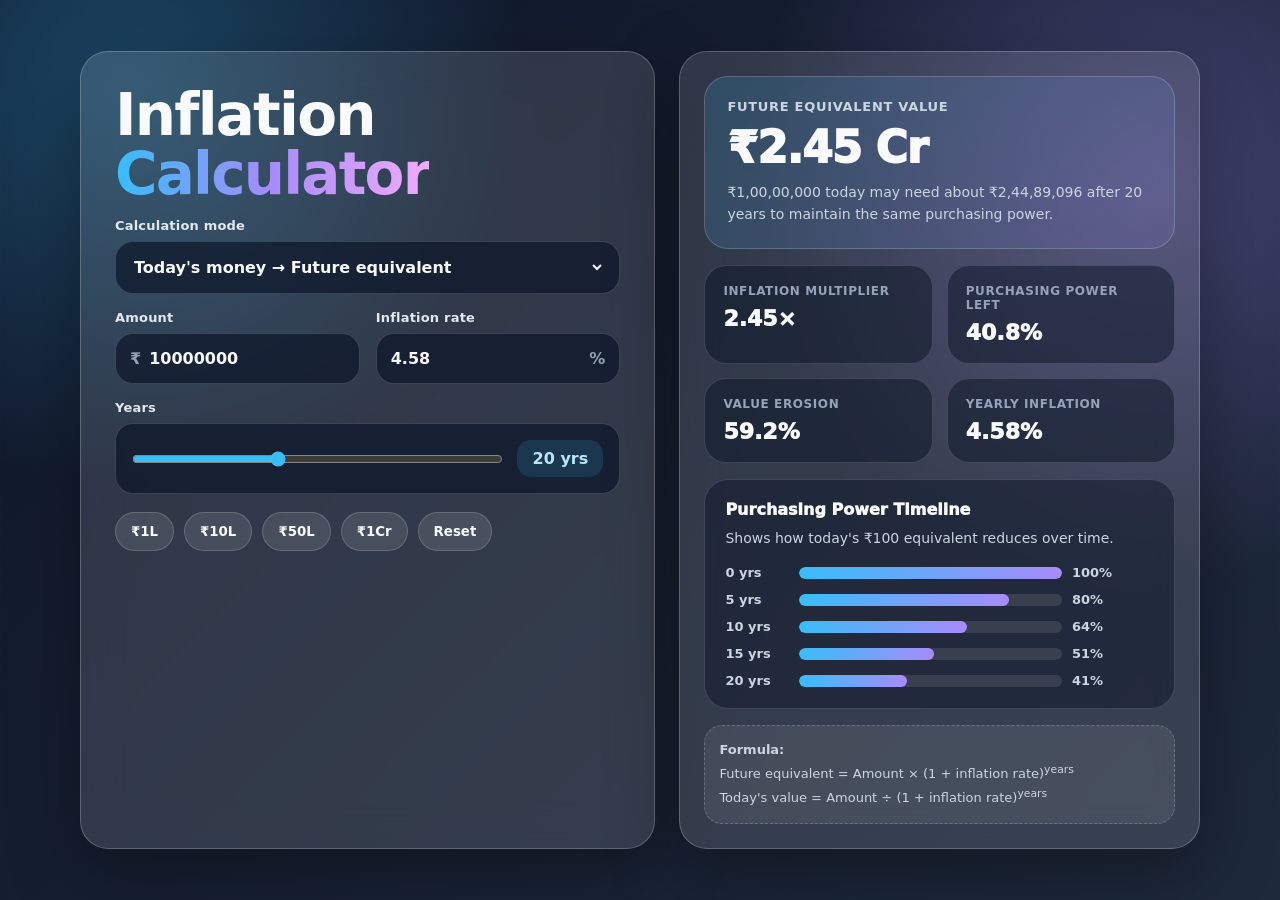
<file: inflation-calculator.html>
<!DOCTYPE html>
<html lang="en">
<head>
  <meta charset="UTF-8" />
  <meta name="viewport" content="width=device-width, initial-scale=1.0" />
  <title>Inflation Calculator</title>
  <style>
    .flex-center { display: flex; align-items: center; }

    :root {
      --bg1: #0f172a;
      --bg2: #1e293b;
      --card: rgba(255, 255, 255, 0.12);
      --card-border: rgba(255, 255, 255, 0.22);
      --text: #f8fafc;
      --muted: #cbd5e1;
      --primary: #38bdf8;
      --secondary: #a78bfa;
      --success: #22c55e;
      --warning: #f59e0b;
      --danger: #fb7185;
      --input-bg: rgba(15, 23, 42, 0.72);
      --shadow: 0 24px 70px rgba(0, 0, 0, 0.35);
    }

    * {
      box-sizing: border-box;
      margin: 0;
      padding: 0;
      font-family: Inter, ui-sans-serif, system-ui, -apple-system, BlinkMacSystemFont, "Segoe UI", sans-serif;
    }

    body {
      min-height: 100vh;
      color: var(--text);
      background:
        radial-gradient(circle at 10% 10%, rgba(56, 189, 248, 0.28), transparent 28%),
        radial-gradient(circle at 90% 20%, rgba(167, 139, 250, 0.30), transparent 30%),
        linear-gradient(135deg, var(--bg1), var(--bg2));
      display: flex;
      align-items: center;
      justify-content: center;
      padding: 28px;
    }

    .app {
      width: min(1120px, 100%);
      display: grid;
      grid-template-columns: 1.05fr 0.95fr;
      gap: 24px;
      align-items: stretch;
    }

    .panel {
      background: var(--card);
      border: 1px solid var(--card-border);
      border-radius: 28px;
      box-shadow: var(--shadow);
      -webkit-backdrop-filter: blur(22px);
      backdrop-filter: blur(22px);
      overflow: hidden;
    }

    .hero {
      padding: 34px;
      position: relative;
    }

    .badge {
      width: fit-content;
      display: flex;
      align-items: center;
      gap: 8px;
      padding: 8px 12px;
      border-radius: 999px;
      background: rgba(56, 189, 248, 0.14);
      border: 1px solid rgba(56, 189, 248, 0.25);
      color: #bae6fd;
      font-size: 13px;
      font-weight: 700;
      margin-bottom: 18px;
    }

    h1 {
      font-size: clamp(34px, 5vw, 58px);
      line-height: 1.02;
      letter-spacing: -1.8px;
      margin-bottom: 14px;
    }

    .gradient-text {
      background: linear-gradient(90deg, #38bdf8, #a78bfa, #f0abfc);
      -webkit-background-clip: text;
      background-clip: text;
      color: transparent;
    }

    .subtitle {
      color: var(--muted);
      line-height: 1.7;
      font-size: 16px;
      max-width: 620px;
      margin-bottom: 28px;
    }

    .inputs {
      display: grid;
      grid-template-columns: repeat(2, 1fr);
      gap: 16px;
    }

    .field {
      display: flex;
      flex-direction: column;
      gap: 8px;
    }

    label {
      color: #e2e8f0;
      font-size: 13px;
      font-weight: 800;
      letter-spacing: 0.2px;
    }

    .input-wrap {
      display: flex;
      align-items: center;
      gap: 8px;
      background: var(--input-bg);
      border: 1px solid rgba(255, 255, 255, 0.16);
      border-radius: 18px;
      padding: 0 14px;
      transition: 0.2s ease;
    }

    .input-wrap:focus-within {
      border-color: rgba(56, 189, 248, 0.75);
      box-shadow: 0 0 0 4px rgba(56, 189, 248, 0.12);
    }

    .prefix, .suffix {
      color: #94a3b8;
      font-weight: 800;
    }

    input, select {
      width: 100%;
      border: none;
      outline: none;
      background: transparent;
      color: var(--text);
      padding: 15px 0;
      font-size: 16px;
      font-weight: 800;
    }

    select option {
      background: #0f172a;
      color: #f8fafc;
    }

    input[type="range"] {
      accent-color: var(--primary);
      padding: 0;
      cursor: pointer;
    }

    .full {
      grid-column: 1 / -1;
    }

    .range-row {
      display: flex;
      align-items: center;
      gap: 14px;
      background: var(--input-bg);
      border: 1px solid rgba(255, 255, 255, 0.16);
      border-radius: 18px;
      padding: 16px;
    }

    .pill-value {
      min-width: 86px;
      text-align: center;
      padding: 9px 10px;
      border-radius: 14px;
      background: rgba(56, 189, 248, 0.15);
      color: #bae6fd;
      font-weight: 900;
    }

    .quick-actions {
      display: flex;
      flex-wrap: wrap;
      gap: 10px;
      margin-top: 18px;
    }

    button {
      border: none;
      cursor: pointer;
      color: var(--text);
      border-radius: 999px;
      padding: 11px 15px;
      font-weight: 900;
      background: rgba(255, 255, 255, 0.11);
      border: 1px solid rgba(255, 255, 255, 0.16);
      transition: transform 0.2s ease, background 0.2s ease;
    }

    button:hover {
      transform: translateY(-2px);
      background: rgba(255, 255, 255, 0.17);
    }

    .results {
      padding: 24px;
      display: flex;
      flex-direction: column;
      gap: 16px;
    }

    .result-card {
      border-radius: 24px;
      padding: 22px;
      background: linear-gradient(145deg, rgba(56, 189, 248, 0.17), rgba(167, 139, 250, 0.13));
      border: 1px solid rgba(255, 255, 255, 0.18);
    }

    .result-title {
      color: #cbd5e1;
      font-size: 13px;
      font-weight: 900;
      text-transform: uppercase;
      letter-spacing: 0.7px;
      margin-bottom: 8px;
    }

    .big-number {
      font-size: clamp(30px, 4vw, 44px);
      font-weight: 950;
      letter-spacing: -1.1px;
      word-break: break-word;
    }

    .note {
      color: var(--muted);
      font-size: 14px;
      line-height: 1.6;
      margin-top: 8px;
    }

    .stats-grid {
      display: grid;
      grid-template-columns: repeat(2, 1fr);
      gap: 14px;
    }

    .mini-card {
      padding: 18px;
      border-radius: 22px;
      background: rgba(15, 23, 42, 0.52);
      border: 1px solid rgba(255, 255, 255, 0.14);
    }

    .mini-label {
      color: #94a3b8;
      font-size: 12px;
      font-weight: 900;
      text-transform: uppercase;
      letter-spacing: 0.6px;
      margin-bottom: 8px;
    }

    .mini-value {
      font-size: 22px;
      font-weight: 950;
    }

    .chart-card {
      padding: 20px;
      border-radius: 24px;
      background: rgba(15, 23, 42, 0.50);
      border: 1px solid rgba(255, 255, 255, 0.14);
    }

    .chart-header {
      display: flex;
      justify-content: space-between;
      gap: 12px;
      align-items: center;
      margin-bottom: 16px;
    }

    .chart-title {
      font-weight: 950;
      font-size: 16px;
    }

    .bar-wrap {
      display: grid;
      gap: 12px;
    }

    .bar-row {
      display: grid;
      grid-template-columns: 64px 1fr 82px;
      gap: 10px;
      align-items: center;
      color: #cbd5e1;
      font-size: 13px;
      font-weight: 800;
    }

    .bar-track {
      height: 12px;
      border-radius: 999px;
      background: rgba(255, 255, 255, 0.10);
      overflow: hidden;
    }

    .bar-fill {
      height: 100%;
      width: 0%;
      border-radius: inherit;
      background: linear-gradient(90deg, var(--primary), var(--secondary));
      transition: width 0.45s ease;
    }

    .formula {
      color: #cbd5e1;
      background: rgba(255, 255, 255, 0.08);
      border: 1px dashed rgba(255, 255, 255, 0.20);
      border-radius: 18px;
      padding: 14px;
      line-height: 1.6;
      font-size: 13px;
    }

    @media (max-width: 900px) {
      .app { grid-template-columns: 1fr; }
      .hero { padding: 26px; }
    }

    @media (max-width: 560px) {
      body { padding: 16px; }
      .inputs, .stats-grid { grid-template-columns: 1fr; }
      .bar-row { grid-template-columns: 52px 1fr 74px; }
      .results { padding: 18px; }
    }
  </style>
</head>
<body>
  <main class="app">
    <section class="panel hero">
      <!-- <div class="badge">💸 Smart Inflation Planner</div> -->
      <h1>Inflation <span class="gradient-text">Calculator</span></h1>
      <!-- p class="subtitle">
        Estimate how much your money may be worth in the future, or what a future amount is worth in today's purchasing power.
      </p -->

      <div class="inputs">
        <div class="field full">
          <label for="mode">Calculation mode</label>
          <div class="input-wrap">
            <select id="mode">
              <option value="todayToFuture">Today's money → Future equivalent</option>
              <option value="futureToToday">Future money → Today's value</option>
            </select>
          </div>
        </div>

        <div class="field">
          <label for="amount">Amount</label>
          <div class="input-wrap">
            <span class="prefix">₹</span>
            <input id="amount" type="number" value="10000000" min="0" step="10000" />
          </div>
        </div>

        <div class="field">
          <label for="inflation">Inflation rate</label>
          <div class="input-wrap">
            <input id="inflation" type="number" value="4.58" min="0" step="0.01" />
            <span class="suffix">%</span>
          </div>
        </div>

        <div class="field full">
          <label for="years">Years</label>
          <div class="range-row">
            <input id="years" type="range" value="20" min="1" max="50" />
            <div class="pill-value"><span id="yearsValue">20</span> yrs</div>
          </div>
        </div>
      </div>

      <div class="quick-actions">
        <button data-amount="100000">₹1L</button>
        <button data-amount="1000000">₹10L</button>
        <button data-amount="5000000">₹50L</button>
        <button data-amount="10000000">₹1Cr</button>
        <button id="resetBtn">Reset</button>
      </div>
    </section>

    <section class="panel results">
      <div class="result-card">
        <div class="result-title" id="primaryTitle">Future equivalent value</div>
        <div class="big-number" id="primaryResult">₹0</div>
        <p class="note" id="summaryText">Enter values to calculate inflation-adjusted amount.</p>
      </div>

      <div class="stats-grid">
        <div class="mini-card">
          <div class="mini-label">Inflation multiplier</div>
          <div class="mini-value" id="multiplier">0×</div>
        </div>
        <div class="mini-card">
          <div class="mini-label">Purchasing power left</div>
          <div class="mini-value" id="powerLeft">0%</div>
        </div>
        <div class="mini-card">
          <div class="mini-label">Value erosion</div>
          <div class="mini-value" id="erosion">0%</div>
        </div>
        <div class="mini-card">
          <div class="mini-label">Yearly inflation</div>
          <div class="mini-value" id="rateDisplay">0%</div>
        </div>
      </div>

      <div class="chart-card">
        <div class="chart-header">
          <div>
            <div class="chart-title">Purchasing Power Timeline</div>
            <div class="note">Shows how today's ₹100 equivalent reduces over time.</div>
          </div>
        </div>
        <div class="bar-wrap" id="bars"></div>
      </div>

      <div class="formula">
        <strong>Formula:</strong><br />
        Future equivalent = Amount × (1 + inflation rate)<sup>years</sup><br />
        Today's value = Amount ÷ (1 + inflation rate)<sup>years</sup>
      </div>
    </section>
  </main>

  <script>
    const amountInput = document.getElementById('amount');
    const inflationInput = document.getElementById('inflation');
    const yearsInput = document.getElementById('years');
    const yearsValue = document.getElementById('yearsValue');
    const modeInput = document.getElementById('mode');

    const primaryTitle = document.getElementById('primaryTitle');
    const primaryResult = document.getElementById('primaryResult');
    const summaryText = document.getElementById('summaryText');
    const multiplierEl = document.getElementById('multiplier');
    const powerLeftEl = document.getElementById('powerLeft');
    const erosionEl = document.getElementById('erosion');
    const rateDisplay = document.getElementById('rateDisplay');
    const bars = document.getElementById('bars');

    function formatINR(value) {
      return new Intl.NumberFormat('en-IN', {
        style: 'currency',
        currency: 'INR',
        maximumFractionDigits: 0
      }).format(value || 0);
    }

    function compactINR(value) {
      const abs = Math.abs(value);
      if (abs >= 10000000) return `₹${(value / 10000000).toFixed(2)} Cr`;
      if (abs >= 100000) return `₹${(value / 100000).toFixed(2)} L`;
      return formatINR(value);
    }

    function calculate() {
      const amount = Number(amountInput.value) || 0;
      const rate = (Number(inflationInput.value) || 0) / 100;
      const years = Number(yearsInput.value) || 0;
      const multiplier = Math.pow(1 + rate, years);
      const todayValue = amount / multiplier;
      const futureValue = amount * multiplier;
      const powerLeft = multiplier === 0 ? 0 : (1 / multiplier) * 100;
      const erosion = 100 - powerLeft;

      yearsValue.textContent = years;
      multiplierEl.textContent = `${multiplier.toFixed(2)}×`;
      powerLeftEl.textContent = `${powerLeft.toFixed(1)}%`;
      erosionEl.textContent = `${erosion.toFixed(1)}%`;
      rateDisplay.textContent = `${(rate * 100).toFixed(2)}%`;

      if (modeInput.value === 'todayToFuture') {
        primaryTitle.textContent = 'Future equivalent value';
        primaryResult.textContent = compactINR(futureValue);
        summaryText.textContent = `${formatINR(amount)} today may need about ${formatINR(futureValue)} after ${years} years to maintain the same purchasing power.`;
      } else {
        primaryTitle.textContent = "Today's purchasing power";
        primaryResult.textContent = compactINR(todayValue);
        summaryText.textContent = `${formatINR(amount)} after ${years} years may feel like about ${formatINR(todayValue)} in today's money.`;
      }

      renderBars(rate, years);
    }

    function renderBars(rate, maxYears) {
      const points = [0, 5, 10, 15, 20, 30, 40, 50].filter(y => y <= Math.max(maxYears, 5));
      if (!points.includes(maxYears)) points.push(maxYears);
      points.sort((a, b) => a - b);
      bars.innerHTML = '';

      points.forEach(year => {
        const power = (1 / Math.pow(1 + rate, year)) * 100;
        const row = document.createElement('div');
        row.className = 'bar-row';
        row.innerHTML = `
          <div>${year} yrs</div>
          <div class="bar-track"><div class="bar-fill" style="width:${Math.max(0, Math.min(100, power))}%"></div></div>
          <div>${power.toFixed(0)}%</div>
        `;
        bars.appendChild(row);
      });
    }

    [amountInput, inflationInput, yearsInput, modeInput].forEach(el => {
      el.addEventListener('input', calculate);
      el.addEventListener('change', calculate);
    });

    document.querySelectorAll('[data-amount]').forEach(btn => {
      btn.addEventListener('click', () => {
        amountInput.value = btn.dataset.amount;
        calculate();
      });
    });

    document.getElementById('resetBtn').addEventListener('click', () => {
      amountInput.value = 10000000;
      inflationInput.value = 4.58;
      yearsInput.value = 20;
      modeInput.value = 'futureToToday';
      calculate();
    });

    calculate();
  </script>
</body>
</html>
</file>
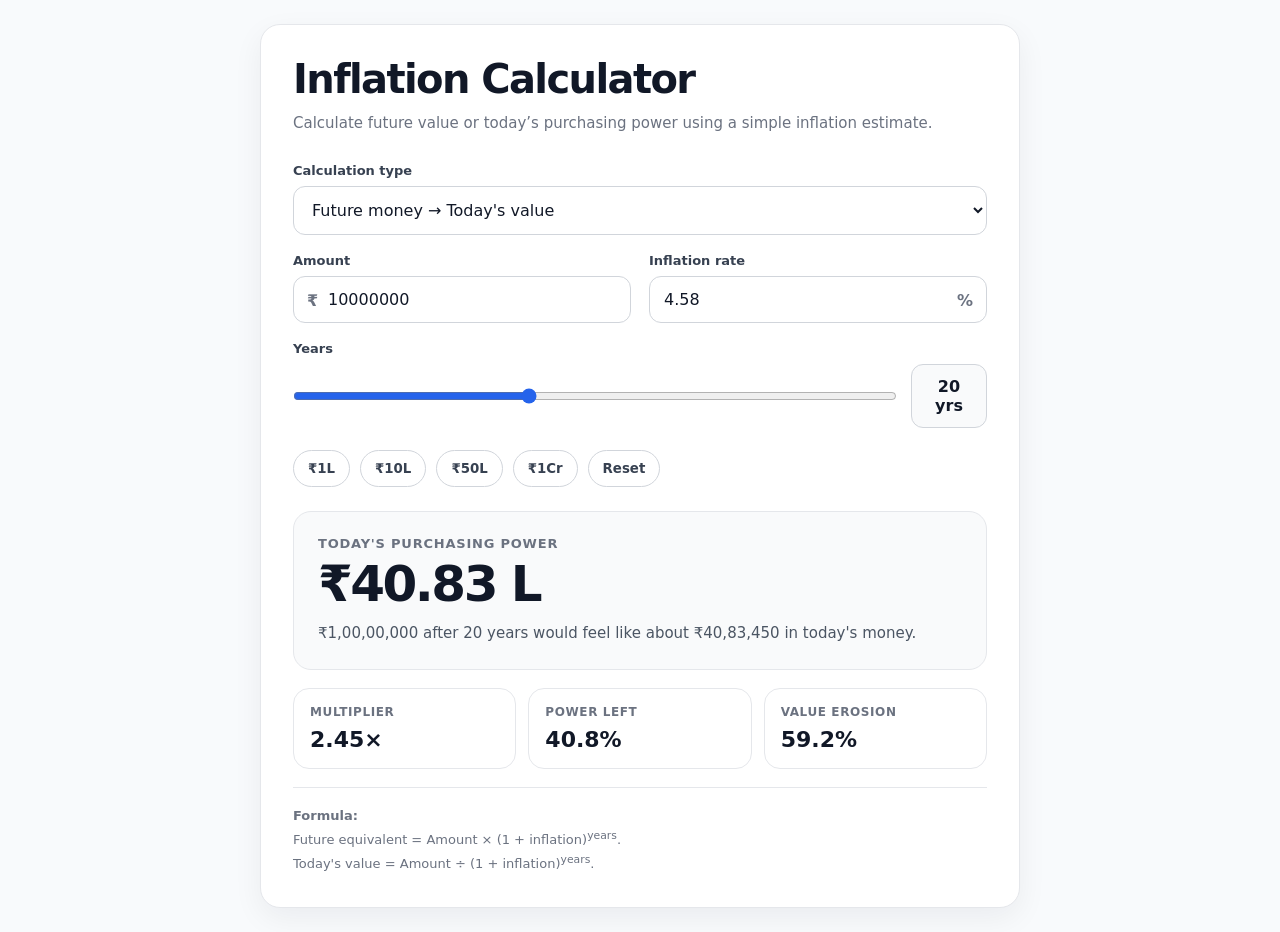
<file: minimal-inflation-calculator.html>
<!DOCTYPE html>
<html lang="en">
<head>
  <meta charset="UTF-8" />
  <meta name="viewport" content="width=device-width, initial-scale=1.0" />
  <title>Inflation Calculator</title>
  <style>
    * {
      box-sizing: border-box;
      margin: 0;
      padding: 0;
      font-family: Inter, system-ui, -apple-system, BlinkMacSystemFont, "Segoe UI", sans-serif;
    }

    body {
      min-height: 100vh;
      background: #f8fafc;
      color: #111827;
      display: flex;
      align-items: center;
      justify-content: center;
      padding: 24px;
    }

    .container {
      width: 100%;
      max-width: 760px;
      background: #ffffff;
      border: 1px solid #e5e7eb;
      border-radius: 20px;
      padding: 32px;
      box-shadow: 0 10px 30px rgba(15, 23, 42, 0.06);
    }

    .header {
      margin-bottom: 28px;
    }

    h1 {
      font-size: clamp(28px, 4vw, 40px);
      line-height: 1.1;
      letter-spacing: -0.04em;
      margin-bottom: 10px;
    }

    .subtitle {
      color: #6b7280;
      font-size: 15px;
      line-height: 1.6;
    }

    .grid {
      display: grid;
      grid-template-columns: repeat(2, 1fr);
      gap: 18px;
      margin-bottom: 22px;
    }

    .field {
      display: flex;
      flex-direction: column;
      gap: 8px;
    }

    .full {
      grid-column: 1 / -1;
    }

    label {
      color: #374151;
      font-size: 13px;
      font-weight: 700;
    }

    input, select {
      width: 100%;
      border: 1px solid #d1d5db;
      border-radius: 12px;
      padding: 13px 14px;
      font-size: 16px;
      color: #111827;
      background: #ffffff;
      outline: none;
      transition: border-color 0.2s, box-shadow 0.2s;
    }

    input:focus, select:focus {
      border-color: #2563eb;
      box-shadow: 0 0 0 4px rgba(37, 99, 235, 0.10);
    }

    .input-row {
      position: relative;
    }

    .input-row .prefix,
    .input-row .suffix {
      position: absolute;
      top: 50%;
      transform: translateY(-50%);
      color: #6b7280;
      font-weight: 700;
      pointer-events: none;
    }

    .input-row .prefix { left: 14px; }
    .input-row .suffix { right: 14px; }

    .input-row.amount input { padding-left: 34px; }
    .input-row.rate input { padding-right: 38px; }

    .years-row {
      display: grid;
      grid-template-columns: 1fr 76px;
      gap: 14px;
      align-items: center;
    }

    input[type="range"] {
      accent-color: #2563eb;
      padding: 0;
      border: none;
    }

    .years-value {
      text-align: center;
      border: 1px solid #d1d5db;
      border-radius: 12px;
      padding: 12px 10px;
      font-weight: 800;
      color: #111827;
      background: #f9fafb;
    }

    .quick-buttons {
      display: flex;
      flex-wrap: wrap;
      gap: 10px;
      margin-bottom: 24px;
    }

    button {
      border: 1px solid #d1d5db;
      background: #ffffff;
      color: #374151;
      padding: 10px 14px;
      border-radius: 999px;
      font-weight: 700;
      cursor: pointer;
      transition: background 0.2s, border-color 0.2s, color 0.2s;
    }

    button:hover {
      background: #f3f4f6;
      border-color: #9ca3af;
    }

    .result {
      background: #f9fafb;
      border: 1px solid #e5e7eb;
      border-radius: 18px;
      padding: 24px;
      margin-bottom: 18px;
    }

    .result-label {
      color: #6b7280;
      font-size: 13px;
      font-weight: 800;
      text-transform: uppercase;
      letter-spacing: 0.06em;
      margin-bottom: 8px;
    }

    .result-value {
      font-size: clamp(32px, 6vw, 50px);
      line-height: 1;
      letter-spacing: -0.05em;
      font-weight: 900;
      color: #111827;
      margin-bottom: 12px;
      word-break: break-word;
    }

    .result-text {
      color: #4b5563;
      line-height: 1.6;
      font-size: 15px;
    }

    .stats {
      display: grid;
      grid-template-columns: repeat(3, 1fr);
      gap: 12px;
    }

    .stat {
      border: 1px solid #e5e7eb;
      border-radius: 16px;
      padding: 16px;
      background: #ffffff;
    }

    .stat-label {
      color: #6b7280;
      font-size: 12px;
      font-weight: 800;
      text-transform: uppercase;
      letter-spacing: 0.05em;
      margin-bottom: 8px;
    }

    .stat-value {
      font-size: 22px;
      font-weight: 900;
      color: #111827;
    }

    .formula {
      margin-top: 18px;
      padding-top: 18px;
      border-top: 1px solid #e5e7eb;
      color: #6b7280;
      font-size: 13px;
      line-height: 1.6;
    }

    @media (max-width: 640px) {
      body { padding: 14px; align-items: flex-start; }
      .container { padding: 22px; border-radius: 18px; }
      .grid, .stats { grid-template-columns: 1fr; }
    }
  </style>
</head>
<body>
  <main class="container">
    <header class="header">
      <h1>Inflation Calculator</h1>
      <p class="subtitle">Calculate future value or today’s purchasing power using a simple inflation estimate.</p>
    </header>

    <section class="grid">
      <div class="field full">
        <label for="mode">Calculation type</label>
        <select id="mode">
          <option value="futureToToday">Future money → Today's value</option>
          <option value="todayToFuture">Today's money → Future equivalent</option>
        </select>
      </div>

      <div class="field">
        <label for="amount">Amount</label>
        <div class="input-row amount">
          <span class="prefix">₹</span>
          <input id="amount" type="number" value="10000000" min="0" step="10000" />
        </div>
      </div>

      <div class="field">
        <label for="inflation">Inflation rate</label>
        <div class="input-row rate">
          <input id="inflation" type="number" value="4.58" min="0" step="0.01" />
          <span class="suffix">%</span>
        </div>
      </div>

      <div class="field full">
        <label for="years">Years</label>
        <div class="years-row">
          <input id="years" type="range" min="1" max="50" value="20" />
          <div class="years-value"><span id="yearsValue">20</span> yrs</div>
        </div>
      </div>
    </section>

    <div class="quick-buttons">
      <button data-amount="100000">₹1L</button>
      <button data-amount="1000000">₹10L</button>
      <button data-amount="5000000">₹50L</button>
      <button data-amount="10000000">₹1Cr</button>
      <button id="resetBtn">Reset</button>
    </div>

    <section class="result">
      <div class="result-label" id="resultLabel">Today's purchasing power</div>
      <div class="result-value" id="resultValue">₹0</div>
      <p class="result-text" id="resultText"></p>
    </section>

    <section class="stats">
      <div class="stat">
        <div class="stat-label">Multiplier</div>
        <div class="stat-value" id="multiplier">0×</div>
      </div>
      <div class="stat">
        <div class="stat-label">Power left</div>
        <div class="stat-value" id="powerLeft">0%</div>
      </div>
      <div class="stat">
        <div class="stat-label">Value erosion</div>
        <div class="stat-value" id="erosion">0%</div>
      </div>
    </section>

    <p class="formula">
      <strong>Formula:</strong>
      <br> Future equivalent = Amount × (1 + inflation)<sup>years</sup>. 
      <br> Today's value = Amount ÷ (1 + inflation)<sup>years</sup>.
    </p>
  </main>

  <script>
    const amountInput = document.getElementById('amount');
    const inflationInput = document.getElementById('inflation');
    const yearsInput = document.getElementById('years');
    const modeInput = document.getElementById('mode');
    const yearsValue = document.getElementById('yearsValue');

    const resultLabel = document.getElementById('resultLabel');
    const resultValue = document.getElementById('resultValue');
    const resultText = document.getElementById('resultText');
    const multiplierEl = document.getElementById('multiplier');
    const powerLeftEl = document.getElementById('powerLeft');
    const erosionEl = document.getElementById('erosion');

    function formatINR(value) {
      return new Intl.NumberFormat('en-IN', {
        style: 'currency',
        currency: 'INR',
        maximumFractionDigits: 0
      }).format(value || 0);
    }

    function compactINR(value) {
      const abs = Math.abs(value);
      if (abs >= 10000000) return `₹${(value / 10000000).toFixed(2)} Cr`;
      if (abs >= 100000) return `₹${(value / 100000).toFixed(2)} L`;
      return formatINR(value);
    }

    function calculate() {
      const amount = Number(amountInput.value) || 0;
      const rate = (Number(inflationInput.value) || 0) / 100;
      const years = Number(yearsInput.value) || 0;
      const multiplier = Math.pow(1 + rate, years);
      const futureValue = amount * multiplier;
      const todayValue = amount / multiplier;
      const powerLeft = (1 / multiplier) * 100;
      const erosion = 100 - powerLeft;

      yearsValue.textContent = years;
      multiplierEl.textContent = `${multiplier.toFixed(2)}×`;
      powerLeftEl.textContent = `${powerLeft.toFixed(1)}%`;
      erosionEl.textContent = `${erosion.toFixed(1)}%`;

      if (modeInput.value === 'todayToFuture') {
        resultLabel.textContent = 'Future equivalent value';
        resultValue.textContent = compactINR(futureValue);
        resultText.textContent = `${formatINR(amount)} today would need about ${formatINR(futureValue)} after ${years} years to keep the same purchasing power.`;
      } else {
        resultLabel.textContent = "Today's purchasing power";
        resultValue.textContent = compactINR(todayValue);
        resultText.textContent = `${formatINR(amount)} after ${years} years would feel like about ${formatINR(todayValue)} in today's money.`;
      }
    }

    [amountInput, inflationInput, yearsInput, modeInput].forEach(input => {
      input.addEventListener('input', calculate);
      input.addEventListener('change', calculate);
    });

    document.querySelectorAll('[data-amount]').forEach(button => {
      button.addEventListener('click', () => {
        amountInput.value = button.dataset.amount;
        calculate();
      });
    });

    document.getElementById('resetBtn').addEventListener('click', () => {
      amountInput.value = 10000000;
      inflationInput.value = 4.58;
      yearsInput.value = 20;
      modeInput.value = 'futureToToday';
      calculate();
    });

    calculate();
  </script>
</body>
</html>
</file>
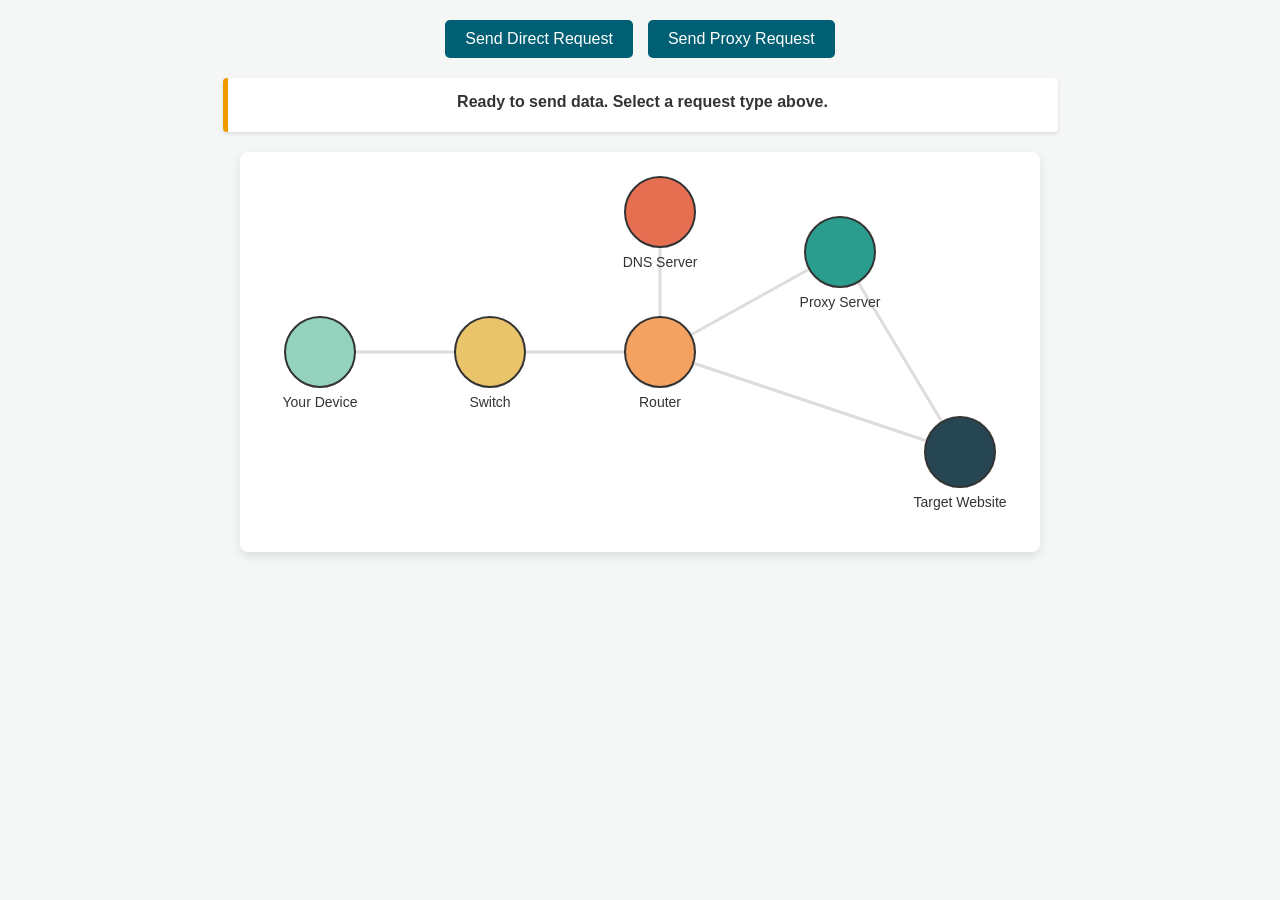
<file: proxy-simulation.html>
<!DOCTYPE html>
<html lang="en">
<head>
    <meta charset="UTF-8">
    <meta name="viewport" content="width=device-width, initial-scale=1.0">
    <title>Network Flow Visualization</title>
    <style>
        body {
            font-family: 'Segoe UI', Tahoma, Geneva, Verdana, sans-serif;
            background-color: #f4f7f6;
            color: #333;
            display: flex;
            flex-direction: column;
            align-items: center;
            padding: 20px;
            margin: 0;
        }
        .controls {
            margin-bottom: 20px;
            display: flex;
            gap: 15px;
        }
        button {
            padding: 10px 20px;
            font-size: 16px;
            cursor: pointer;
            border: none;
            border-radius: 5px;
            background-color: #005f73;
            color: white;
            transition: background-color 0.3s;
        }
        button:hover {
            background-color: #0a9396;
        }
        button:disabled {
            background-color: #ccc;
            cursor: not-allowed;
        }
        .status-box {
            width: 800px;
            padding: 15px;
            background-color: #fff;
            border-left: 5px solid #ee9b00;
            border-radius: 4px;
            margin-bottom: 20px;
            box-shadow: 0 2px 4px rgba(0,0,0,0.1);
            font-weight: bold;
            text-align: center;
            min-height: 24px;
        }
        canvas {
            background-color: #ffffff;
            border-radius: 8px;
            box-shadow: 0 4px 10px rgba(0,0,0,0.1);
        }
    </style>
</head>
<body>

    <div class="controls">
        <button id="btnDirect">Send Direct Request</button>
        <button id="btnProxy">Send Proxy Request</button>
    </div>

    <div class="status-box" id="statusText">Ready to send data. Select a request type above.</div>

    <canvas id="networkCanvas" width="800" height="400"></canvas>

    <script>
        const canvas = document.getElementById('networkCanvas');
        const ctx = canvas.getContext('2d');
        const statusText = document.getElementById('statusText');
        const btnDirect = document.getElementById('btnDirect');
        const btnProxy = document.getElementById('btnProxy');

        // Define network nodes
        const nodes = {
            device: { x: 80, y: 200, label: "Your Device", color: "#94d2bd" },
            switch: { x: 250, y: 200, label: "Switch", color: "#e9c46a" },
            router: { x: 420, y: 200, label: "Router", color: "#f4a261" },
            dns: { x: 420, y: 60, label: "DNS Server", color: "#e76f51" },
            proxy: { x: 600, y: 100, label: "Proxy Server", color: "#2a9d8f" },
            target: { x: 720, y: 300, label: "Target Website", color: "#264653" }
        };

        // Define routing paths
        const paths = {
            direct: ['device', 'switch', 'router', 'dns', 'router', 'target', 'router', 'switch', 'device'],
            proxy: ['device', 'switch', 'router', 'dns', 'router', 'proxy', 'target', 'proxy', 'router', 'switch', 'device']
        };

        // Status messages for each node arrival
        const nodeMessages = {
            device: "Request originates from Your Device.",
            switch: "Switch receives the local packet and forwards it to the Gateway (Router).",
            router: "Router checks routing tables. Sending DNS query if IP is unknown, or routing to destination.",
            dns: "DNS Server translates the human-readable URL into an IP address.",
            proxy: "Proxy intercepts request, masks your IP, and forwards a new request to the Target.",
            target: "Target Website receives the request and sends the webpage data back."
        };

        let activePath = [];
        let currentTargetIndex = 0;
        let packet = { x: 0, y: 0, active: false, speed: 4 };
        let animationId;

        // Draw static network
        function drawNetwork() {
            ctx.clearRect(0, 0, canvas.width, canvas.height);

            // Draw connection lines
            ctx.strokeStyle = "#ddd";
            ctx.lineWidth = 3;
            const drawLine = (n1, n2) => {
                ctx.beginPath();
                ctx.moveTo(nodes[n1].x, nodes[n1].y);
                ctx.lineTo(nodes[n2].x, nodes[n2].y);
                ctx.stroke();
            };

            drawLine('device', 'switch');
            drawLine('switch', 'router');
            drawLine('router', 'dns');
            drawLine('router', 'target');
            drawLine('router', 'proxy');
            drawLine('proxy', 'target');

            // Draw nodes
            for (let key in nodes) {
                const node = nodes[key];
                ctx.fillStyle = node.color;
                ctx.beginPath();
                ctx.arc(node.x, node.y, 35, 0, Math.PI * 2);
                ctx.fill();
                ctx.strokeStyle = "#333";
                ctx.lineWidth = 2;
                ctx.stroke();

                // Draw labels
                ctx.fillStyle = "#333";
                ctx.font = "14px Arial";
                ctx.textAlign = "center";
                ctx.fillText(node.label, node.x, node.y + 55);
            }
        }

        // Animation loop
        function animatePacket() {
            drawNetwork();

            if (packet.active) {
                const targetNode = nodes[activePath[currentTargetIndex]];
                const dx = targetNode.x - packet.x;
                const dy = targetNode.y - packet.y;
                const distance = Math.sqrt(dx * dx + dy * dy);

                // Move packet towards target
                if (distance > packet.speed) {
                    packet.x += (dx / distance) * packet.speed;
                    packet.y += (dy / distance) * packet.speed;
                } else {
                    // Packet arrived at current target node
                    packet.x = targetNode.x;
                    packet.y = targetNode.y;
                    statusText.innerText = nodeMessages[activePath[currentTargetIndex]];

                    currentTargetIndex++;

                    // Check if journey is over
                    if (currentTargetIndex >= activePath.length) {
                        packet.active = false;
                        statusText.innerText = "Data successfully returned to Your Device!";
                        btnDirect.disabled = false;
                        btnProxy.disabled = false;
                        return; // Stop animation loop
                    }
                }

                // Draw the packet (a glowing blue dot)
                ctx.fillStyle = "#00b4d8";
                ctx.beginPath();
                ctx.arc(packet.x, packet.y, 10, 0, Math.PI * 2);
                ctx.fill();
                ctx.strokeStyle = "#03045e";
                ctx.stroke();
            }

            animationId = requestAnimationFrame(animatePacket);
        }

        // Start animation
        function startSimulation(type) {
            btnDirect.disabled = true;
            btnProxy.disabled = true;
            cancelAnimationFrame(animationId);
            
            activePath = paths[type];
            currentTargetIndex = 1; // Skip device as we start there
            
            // Set initial packet position to the device
            packet.x = nodes['device'].x;
            packet.y = nodes['device'].y;
            packet.active = true;
            
            statusText.innerText = nodeMessages['device'];
            animatePacket();
        }

        // Event Listeners
        btnDirect.addEventListener('click', () => startSimulation('direct'));
        btnProxy.addEventListener('click', () => startSimulation('proxy'));

        // Initial draw
        drawNetwork();
    </script>
</body>
</html>
</file>
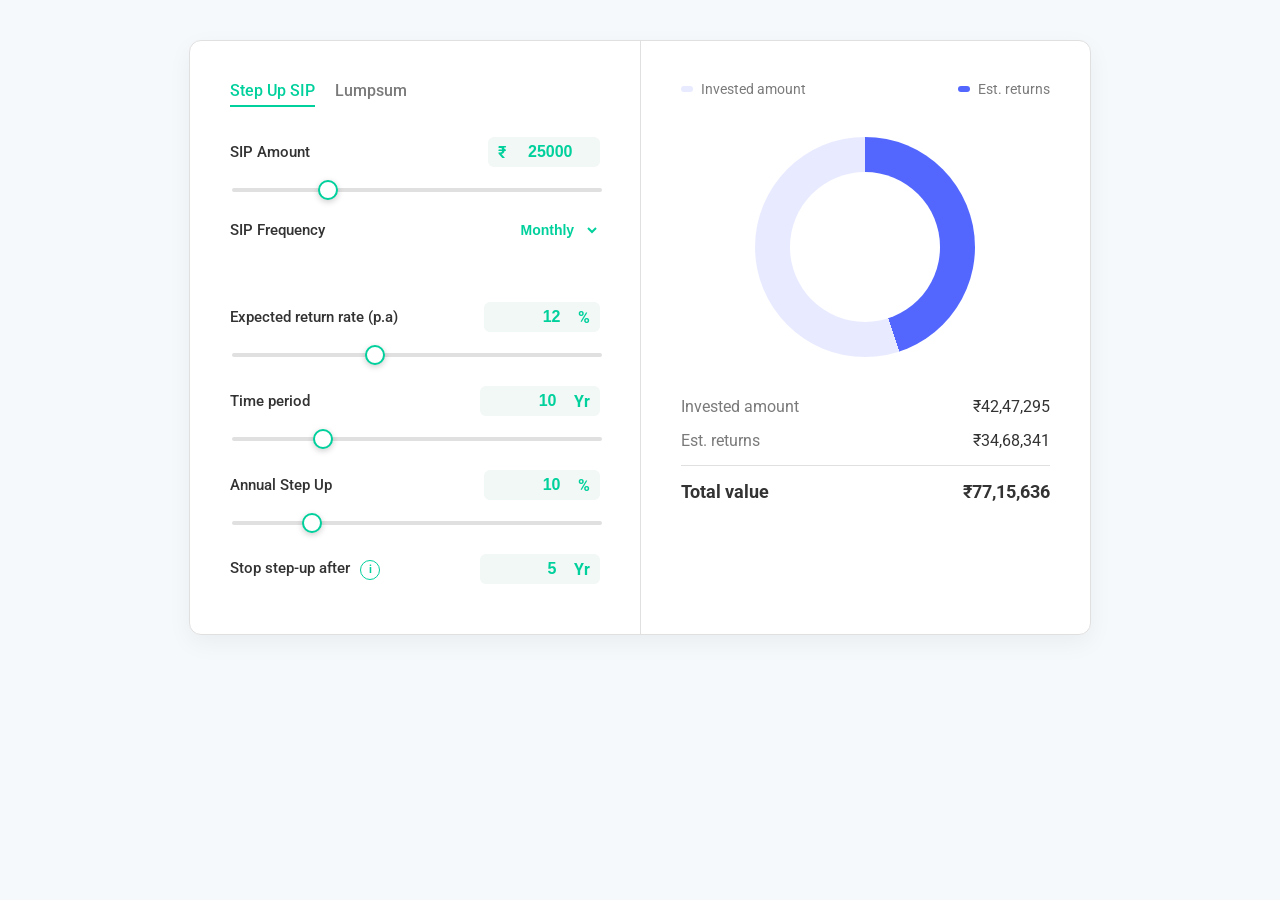
<file: step-up-sip-calculator.html>
<!DOCTYPE html>
<html lang="en">
<head>
    <meta charset="UTF-8">
    <meta name="viewport" content="width=device-width, initial-scale=1.0">
    <title>Step Up SIP Calculator</title>
    <link href="https://fonts.googleapis.com/css2?family=Roboto:wght@400;500;700&display=swap" rel="stylesheet">
    <link rel="stylesheet" href="styles.css">
    <style>
        :root {
            --primary: #00d09c;
            --chart-invested: #e8eaff;
            --chart-returns: #5367ff;
            --bg-color: #f6f9fc;
            --card-bg: #ffffff;
            --text-main: #333333;
            --text-muted: #7a7a7a;
            --border: #e0e0e0;
        }

        body {
            font-family: 'Roboto', sans-serif;
            background-color: var(--bg-color);
            margin: 0;
            padding: 40px 20px;
            display: flex;
            justify-content: center;
            color: var(--text-main);
        }

        .calculator-container {
            background-color: var(--card-bg);
            border-radius: 12px;
            box-shadow: 0 8px 24px rgba(0,0,0,0.05);
            width: 100%;
            max-width: 900px;
            display: flex;
            flex-direction: row;
            overflow: hidden;
            border: 1px solid var(--border);
        }

        .input-section {
            flex: 1;
            padding: 40px;
            border-right: 1px solid var(--border);
        }

        .result-section {
            flex: 1;
            padding: 40px;
            display: flex;
            flex-direction: column;
            align-items: center;
        }

        .header-tabs {
            display: flex;
            gap: 20px;
            margin-bottom: 30px;
        }

        .tab {
            font-weight: 500;
            color: var(--text-muted);
            cursor: pointer;
            padding-bottom: 5px;
        }

        .tab.active {
            color: var(--primary);
            border-bottom: 2px solid var(--primary);
        }

        .calculator-section {
            display: none;
        }

        .calculator-section.active {
            display: block;
        }

        .input-group {
            margin-bottom: 25px;
        }

        .input-group:last-child {
            margin-bottom: 0;
        }

        .input-header {
            display: flex;
            justify-content: space-between;
            align-items: center;
            margin-bottom: 10px;
        }

        .input-header label {
            font-weight: 500;
            color: var(--text-main);
            font-size: 15px;
        }

        .input-wrapper {
            display: flex;
            align-items: center;
            background-color: #f1f8f5;
            padding: 5px 10px;
            border-radius: 6px;
            color: var(--primary);
            font-weight: 700;
        }

        .input-wrapper input {
            border: none;
            background: transparent;
            color: var(--primary);
            font-weight: 700;
            font-size: 16px;
            text-align: right;
            width: 80px;
            outline: none;
        }

        .input-wrapper select {
            border: none;
            background: transparent;
            color: var(--primary);
            font-weight: 700;
            font-size: 14px;
            outline: none;
            cursor: pointer;
        }

        .freq-wrapper {
            background: none;
            padding: 0;
        }

        .text-muted {
            color: var(--text-muted);
        }

        input[type="range"] {
            width: 100%;
            accent-color: var(--primary);
            cursor: pointer;
            height: 4px;
            background: #e0e0e0;
            border-radius: 2px;
            -webkit-appearance: none;
            appearance: none;
        }

        input[type="range"]::-webkit-slider-thumb {
            -webkit-appearance: none;
            appearance: none;
            height: 20px;
            width: 20px;
            border-radius: 50%;
            background: white;
            box-shadow: 0 2px 6px rgba(0,0,0,0.2);
            border: 2px solid var(--primary);
        }

        input:disabled {
            cursor: not-allowed;
        }

        .input-group.disabled {
            opacity: 0.5;
        }

        .control-note {
            display: none;
            align-items: flex-start;
            gap: 8px;
            margin-top: 10px;
            padding: 10px 12px;
            border-radius: 8px;
            background: #f6faf8;
            color: var(--text-muted);
            font-size: 12px;
            line-height: 1.45;
        }

        .control-note::before {
            content: "i";
            flex: 0 0 16px;
            height: 16px;
            border: 1px solid var(--primary);
            border-radius: 50%;
            color: var(--primary);
            font-size: 11px;
            font-weight: 700;
            line-height: 15px;
            text-align: center;
        }

        .tooltip-icon {
            position: relative;
            display: inline-flex;
            align-items: center;
            justify-content: center;
            width: 18px;
            height: 18px;
            border: 1.5px solid var(--primary);
            border-radius: 50%;
            color: var(--primary);
            font-size: 11px;
            font-weight: 700;
            cursor: help;
            margin-left: 6px;
        }

        .tooltip-text {
            position: absolute;
            bottom: 125%;
            left: 50%;
            transform: translateX(-50%);
            background-color: #333333;
            color: white;
            padding: 8px 12px;
            border-radius: 6px;
            font-size: 12px;
            white-space: nowrap;
            z-index: 1000;
            opacity: 0;
            visibility: hidden;
            transition: opacity 0.2s, visibility 0.2s;
            pointer-events: none;
        }

        .tooltip-icon:hover .tooltip-text {
            opacity: 1;
            visibility: visible;
        }

        .tooltip-text::after {
            content: '';
            position: absolute;
            top: 100%;
            left: 50%;
            transform: translateX(-50%);
            border: 5px solid transparent;
            border-top-color: #333333;
        }

        .donut-chart-container {
            position: relative;
            width: 220px;
            height: 220px;
            margin: 20px 0 40px 0;
        }

        .donut-chart {
            width: 100%;
            height: 100%;
            border-radius: 50%;
            background: conic-gradient(var(--chart-returns) 0% 50%, var(--chart-invested) 50% 100%);
            transition: background 0.3s;
        }

        .donut-hole {
            position: absolute;
            top: 50%;
            left: 50%;
            transform: translate(-50%, -50%);
            width: 150px;
            height: 150px;
            background: var(--card-bg);
            border-radius: 50%;
        }

        .legend {
            display: flex;
            justify-content: space-between;
            width: 100%;
            margin-bottom: 20px;
            font-size: 14px;
        }

        .legend-item {
            display: flex;
            align-items: center;
            gap: 8px;
            color: var(--text-muted);
        }

        .dot {
            width: 12px;
            height: 6px;
            border-radius: 4px;
        }

        .dot.invested { background: var(--chart-invested); }
        .dot.returns { background: var(--chart-returns); }

        .results-summary {
            width: 100%;
        }

        .result-row {
            display: flex;
            justify-content: space-between;
            margin-bottom: 15px;
            font-size: 16px;
        }

        .result-row.total {
            font-weight: 700;
            font-size: 18px;
            margin-top: 10px;
            padding-top: 15px;
            border-top: 1px solid var(--border);
        }

        .btn-invest {
            background-color: var(--primary);
            color: white;
            border: none;
            padding: 15px 30px;
            border-radius: 8px;
            font-size: 16px;
            font-weight: 700;
            cursor: pointer;
            width: 100%;
            margin-top: 20px;
            transition: background 0.2s;
        }

        .btn-invest:hover {
            background-color: #00b386;
        }

        @media (max-width: 768px) {
            body {
                padding: 20px 12px;
            }
            .calculator-container {
                flex-direction: column;
            }
            .input-section {
                border-right: none;
                border-bottom: 1px solid var(--border);
            }
            .input-section,
            .result-section {
                padding: 28px 24px;
            }
        }
    </style>
</head>
<body>

<div class="calculator-container">
    <!-- Input Section -->
    <div class="input-section">
        <div class="header-tabs">
            <div class="tab active" data-calculator="sip">Step Up SIP</div>
            <div class="tab" data-calculator="lumpsum">Lumpsum</div>
        </div>

        <!-- Step Up SIP Calculator Section -->
        <div class="calculator-section active" id="sipSection">
        <div class="input-group">
            <div class="input-header">
                <label>SIP Amount</label>
                <div class="input-wrapper">
                    <span>₹</span>
                    <input type="number" id="sipAmount" value="25000" min="500" max="1000000" title="SIP Amount">
                </div>
            </div>
            <input type="range" id="sipAmountRange" value="25000" min="500" max="100000" step="500" title="SIP Amount Range">
        </div>

        <div class="input-group">
            <div class="input-header">
                <label>SIP Frequency</label>
                <div class="input-wrapper freq-wrapper">
                    <select id="sipFrequency" title="SIP Frequency">
                        <option value="365">Daily</option>
                        <option value="52">Weekly</option>
                        <option value="24">15 Days</option>
                        <option value="12" selected>Monthly</option>
                        <option value="4">Quarterly</option>
                    </select>
                </div>
            </div>
        </div>

        <br><br>

        <div class="input-group">
            <div class="input-header">
                <label>Expected return rate (p.a)</label>
                <div class="input-wrapper">
                    <input type="number" id="returnRate" value="12" min="1" max="30" step="0.1" title="Expected return rate">
                    <span>%</span>
                </div>
            </div>
            <input type="range" id="returnRateRange" value="12" min="1" max="30" step="0.1" title="Expected return rate range">
        </div>

        <div class="input-group">
            <div class="input-header">
                <label>Time period</label>
                <div class="input-wrapper">
                    <input type="number" id="timePeriod" value="10" min="1" max="40" title="Time period in years">
                    <span>Yr</span>
                </div>
            </div>
            <input type="range" id="timePeriodRange" value="10" min="1" max="40" step="1" title="Time period range">
        </div>

        <div class="input-group">
            <div class="input-header">
                <label>Annual Step Up</label>
                <div class="input-wrapper">
                    <input type="number" id="stepUp" value="10" min="0" max="50" title="Annual Step Up percentage">
                    <span>%</span>
                </div>
            </div>
            <input type="range" id="stepUpRange" value="10" min="0" max="50" step="1" title="Annual Step Up range">
        </div>

        <div class="input-group" id="stepUpStopGroup">
            <div class="input-header">
                <div class="flex-center">
                    <label for="stepUpStopYear">Stop step-up after</label>
                    <div class="tooltip-icon">
                        i
                        <span class="tooltip-text" id="stepUpStopNote">Your SIP increases for 5 years, then stays fixed from year 6.</span>
                    </div>
                </div>
                <div class="input-wrapper">
                    <input type="number" id="stepUpStopYear" value="5" min="1" max="10" title="Stop step-up after this year">
                    <span>Yr</span>
                </div>
            </div>
        </div>
        </div>

        <!-- Lumpsum Calculator Section -->
        <div class="calculator-section" id="lumpsumSection">
        <div class="input-group">
            <div class="input-header">
                <label>Lumpsum Amount</label>
                <div class="input-wrapper">
                    <span>₹</span>
                    <input type="number" id="lumpsumAmount" value="500000" min="500" max="10000000" title="Lumpsum Amount">
                </div>
            </div>
            <input type="range" id="lumpsumAmountRange" value="500000" min="500" max="5000000" step="5000" title="Lumpsum Amount Range">
        </div>

        <div class="input-group">
            <div class="input-header">
                <label>Expected return rate (p.a)</label>
                <div class="input-wrapper">
                    <input type="number" id="lumpsumReturnRate" value="12" min="1" max="30" step="0.1" title="Expected return rate">
                    <span>%</span>
                </div>
            </div>
            <input type="range" id="lumpsumReturnRateRange" value="12" min="1" max="30" step="0.1" title="Expected return rate range">
        </div>

        <div class="input-group">
            <div class="input-header">
                <label>Time period</label>
                <div class="input-wrapper">
                    <input type="number" id="lumpsumTimePeriod" value="10" min="1" max="40" title="Time period in years">
                    <span>Yr</span>
                </div>
            </div>
            <input type="range" id="lumpsumTimePeriodRange" value="10" min="1" max="40" step="1" title="Time period range">
        </div>
        </div>
    </div>

    <!-- Result Section -->
    <div class="result-section">
        <div class="legend">
            <div class="legend-item"><div class="dot invested"></div> Invested amount</div>
            <div class="legend-item"><div class="dot returns"></div> Est. returns</div>
        </div>

        <div class="donut-chart-container">
            <div class="donut-chart" id="chart"></div>
            <div class="donut-hole"></div>
        </div>

        <div class="results-summary">
            <div class="result-row">
                <span class="text-muted">Invested amount</span>
                <span id="displayInvested">₹0</span>
            </div>
            <div class="result-row">
                <span class="text-muted">Est. returns</span>
                <span id="displayReturns">₹0</span>
            </div>
            <div class="result-row total">
                <span>Total value</span>
                <span id="displayTotal">₹0</span>
            </div>
        </div>

        <!-- <button class="btn-invest">INVEST NOW</button> -->
    </div>
</div>

<script>
    // Format to Indian Rupee
    const formatCurrency = (amount) => {
        return new Intl.NumberFormat('en-IN', {
            style: 'currency',
            currency: 'INR',
            maximumFractionDigits: 0
        }).format(amount);
    };

    // Current calculator mode
    let currentCalculator = 'sip';

    // Elements
    const elements = {
        // SIP Elements
        sipAmount: document.getElementById('sipAmount'),
        sipAmountRange: document.getElementById('sipAmountRange'),
        sipFrequency: document.getElementById('sipFrequency'),
        returnRate: document.getElementById('returnRate'),
        returnRateRange: document.getElementById('returnRateRange'),
        timePeriod: document.getElementById('timePeriod'),
        timePeriodRange: document.getElementById('timePeriodRange'),
        stepUp: document.getElementById('stepUp'),
        stepUpRange: document.getElementById('stepUpRange'),
        stepUpStopYear: document.getElementById('stepUpStopYear'),
        stepUpStopGroup: document.getElementById('stepUpStopGroup'),
        stepUpStopNote: document.getElementById('stepUpStopNote'),
        
        // Lumpsum Elements
        lumpsumAmount: document.getElementById('lumpsumAmount'),
        lumpsumAmountRange: document.getElementById('lumpsumAmountRange'),
        lumpsumReturnRate: document.getElementById('lumpsumReturnRate'),
        lumpsumReturnRateRange: document.getElementById('lumpsumReturnRateRange'),
        lumpsumTimePeriod: document.getElementById('lumpsumTimePeriod'),
        lumpsumTimePeriodRange: document.getElementById('lumpsumTimePeriodRange'),
        
        // Result Elements
        displayInvested: document.getElementById('displayInvested'),
        displayReturns: document.getElementById('displayReturns'),
        displayTotal: document.getElementById('displayTotal'),
        chart: document.getElementById('chart'),
        
        // Tab Elements
        sipSection: document.getElementById('sipSection'),
        lumpsumSection: document.getElementById('lumpsumSection'),
        tabs: document.querySelectorAll('.tab')
    };

    // Tab switching
    elements.tabs.forEach(tab => {
        tab.addEventListener('click', (e) => {
            const calculatorType = e.target.getAttribute('data-calculator');
            
            // Update active tab
            elements.tabs.forEach(t => t.classList.remove('active'));
            e.target.classList.add('active');
            
            // Show/hide sections
            elements.sipSection.classList.remove('active');
            elements.lumpsumSection.classList.remove('active');
            
            if (calculatorType === 'sip') {
                elements.sipSection.classList.add('active');
                currentCalculator = 'sip';
            } else {
                elements.lumpsumSection.classList.add('active');
                currentCalculator = 'lumpsum';
            }
            
            calculate();
        });
    });

    // Sync input and range slider
    const syncInputs = (textId, rangeId) => {
        elements[textId].addEventListener('input', (e) => {
            elements[rangeId].value = e.target.value;
            calculate();
        });
        elements[rangeId].addEventListener('input', (e) => {
            elements[textId].value = e.target.value;
            calculate();
        });
    };

    syncInputs('sipAmount', 'sipAmountRange');
    syncInputs('returnRate', 'returnRateRange');
    syncInputs('timePeriod', 'timePeriodRange');
    syncInputs('stepUp', 'stepUpRange');
    elements.stepUpStopYear.addEventListener('input', calculate);
    elements.sipFrequency.addEventListener('change', calculate);
    
    // Lumpsum Calculator syncs
    syncInputs('lumpsumAmount', 'lumpsumAmountRange');
    syncInputs('lumpsumReturnRate', 'lumpsumReturnRateRange');
    syncInputs('lumpsumTimePeriod', 'lumpsumTimePeriodRange');

    function calculate() {
        if (currentCalculator === 'sip') {
            calculateSIP();
        } else {
            calculateLumpsum();
        }
    }

    function calculateSIP() {
        const amount = parseFloat(elements.sipAmount.value) || 0;
        const freq = parseInt(elements.sipFrequency.value) || 12;
        const rateParam = parseFloat(elements.returnRate.value) || 0;
        const years = parseInt(elements.timePeriod.value) || 0;
        const stepUpRate = parseFloat(elements.stepUp.value) || 0;
        const requestedStopYear = parseInt(elements.stepUpStopYear.value) || 1;
        const stepUpStopYear = Math.min(Math.max(requestedStopYear, 1), years || 1);

        // Keep the stopping-year control within the selected investment tenure.
        elements.stepUpStopYear.max = years || 1;
        if (requestedStopYear !== stepUpStopYear) {
            elements.stepUpStopYear.value = stepUpStopYear;
        }

        const stepUpEnabled = stepUpRate > 0;
        elements.stepUpStopYear.disabled = !stepUpEnabled;
        elements.stepUpStopGroup.classList.toggle('disabled', !stepUpEnabled);

        if (!stepUpEnabled) {
            elements.stepUpStopNote.textContent = 'Set an annual step-up above 0% to choose when it stops.';
        } else if (stepUpStopYear >= years) {
            elements.stepUpStopNote.textContent = 'The step-up continues throughout your full investment tenure.';
        } else {
            elements.stepUpStopNote.textContent = `Your SIP increases for ${stepUpStopYear} ${stepUpStopYear === 1 ? 'year' : 'years'}, then stays fixed from year ${stepUpStopYear + 1}.`;
        }

        let totalInvested = 0;
        let futureValue = 0;
        let currentSipAmount = amount;
        
        // Annual Return Rate to Periodic Return Rate
        const periodicRate = rateParam / 100 / freq;

        for (let y = 1; y <= years; y++) {
            // Calculate for each period in a year
            for (let p = 1; p <= freq; p++) {
                futureValue = futureValue * (1 + periodicRate) + currentSipAmount;
                totalInvested += currentSipAmount;
            }
            // Apply step-up only until the selected stopping year. The SIP then remains fixed.
            if (y <= stepUpStopYear) {
                currentSipAmount = currentSipAmount * (1 + (stepUpRate / 100));
            }
        }

        const estReturns = futureValue - totalInvested;
        updateResults(totalInvested, estReturns, futureValue);
    }

    function calculateLumpsum() {
        const principal = parseFloat(elements.lumpsumAmount.value) || 0;
        const rateParam = parseFloat(elements.lumpsumReturnRate.value) || 0;
        const years = parseInt(elements.lumpsumTimePeriod.value) || 0;
        
        // Compound Interest Formula: A = P(1 + r/100)^n
        const rate = rateParam / 100;
        const futureValue = principal * Math.pow(1 + rate, years);
        const estReturns = futureValue - principal;
        
        updateResults(principal, estReturns, futureValue);
    }

    function updateResults(totalInvested, estReturns, futureValue) {
        // Update Text
        elements.displayInvested.innerText = formatCurrency(totalInvested);
        elements.displayReturns.innerText = formatCurrency(estReturns);
        elements.displayTotal.innerText = formatCurrency(futureValue);

        // Update Chart
        let returnsPercent = 0;
        if(futureValue > 0) {
             returnsPercent = (estReturns / futureValue) * 100;
        }
        
        // conic-gradient format: returns(blue) from 0 to x%, invested(light blue) from x% to 100%
        elements.chart.style.background = `conic-gradient(var(--chart-returns) 0% ${returnsPercent}%, var(--chart-invested) ${returnsPercent}% 100%)`;
    }

    // Initial calculation
    calculateSIP();
</script>

</body>
</html>
</file>
<file: styles.css>
/* Utility: visually hidden but accessible label */
.sr-only {
	position: absolute !important;
	width: 1px !important;
	height: 1px !important;
	padding: 0 !important;
	margin: -1px !important;
	overflow: hidden !important;
	clip: rect(0, 0, 0, 0) !important;
	white-space: nowrap !important;
	border: 0 !important;
}

.upload-icon {
	width: 48px;
	height: 48px;
	color: #9CA3AF;
	display: block;
	margin: 0 auto 1rem;
}

.upload-title {
	font-size: 1.125rem;
	font-weight: 500;
	color: #374151;
	margin: 0;
}

.upload-subtitle {
	font-size: 0.875rem;
	color: #6B7280;
	margin-top: 0.5rem;
}

.hidden-image {
	display: none;
}
</file>
